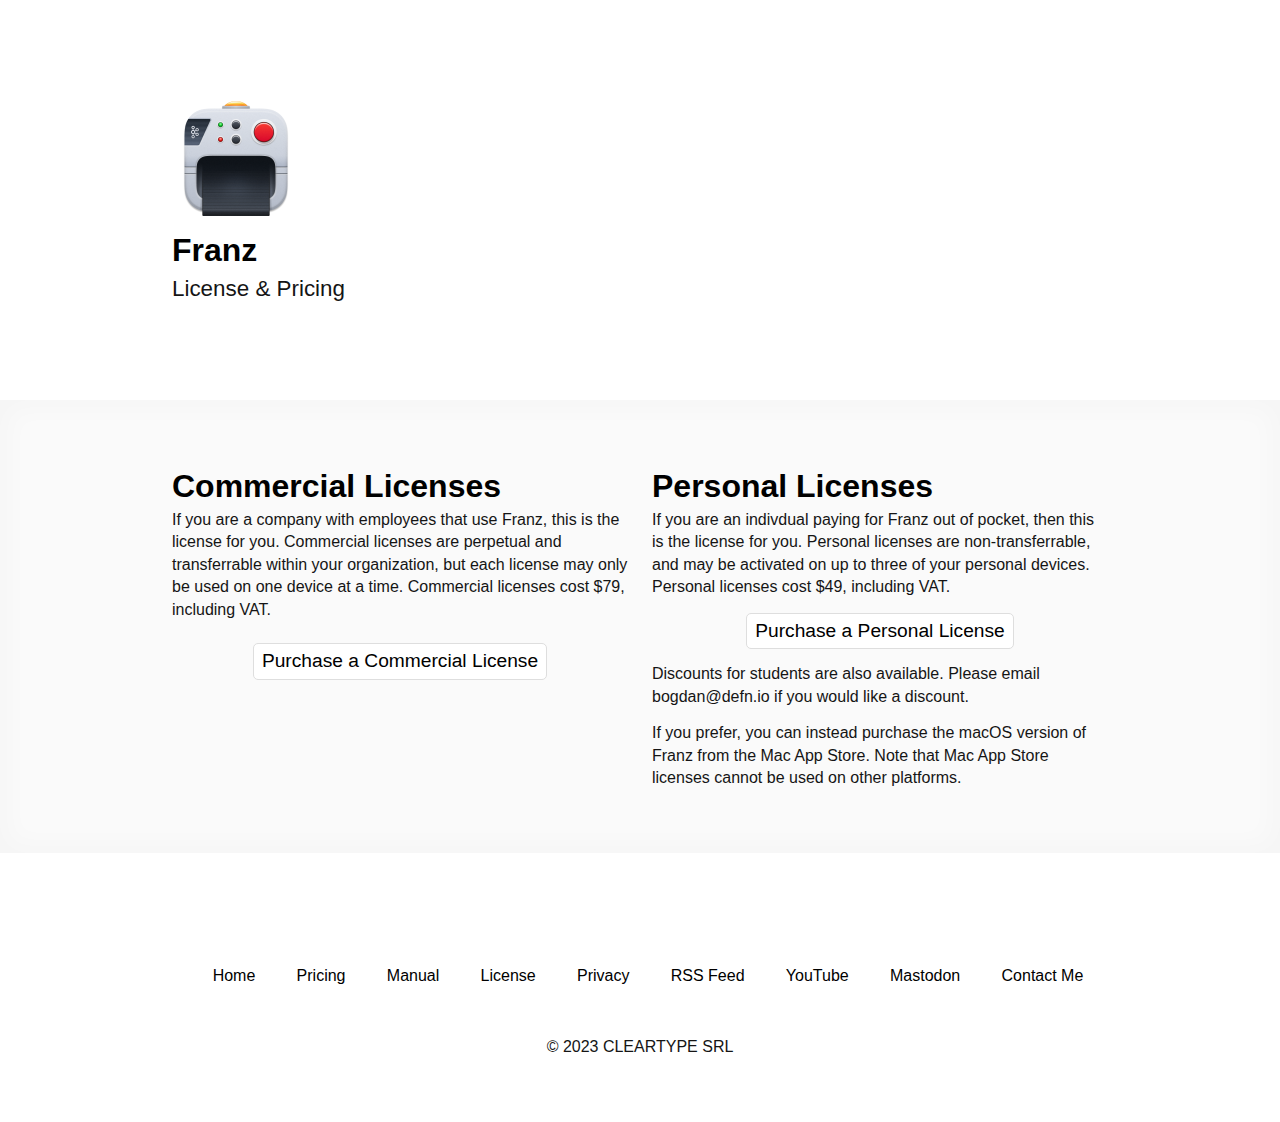
<file: website/buy.html>
<!doctype html>
<html lang="en-US">
  <head>
    <meta charset="utf-8">
    <meta name="viewport" content="width=device-width, initial-scale=1">
    <link rel="icon" type="image/png" href="favicon.png">
    <title>Franz: License & Pricing</title>
    <link rel="stylesheet" type="text/css" href="screen.css">
  </head>
  <body>
    <section class="hero">
      <div class="container">
        <div class="row prefer-left">
          <div class="col hero__info">
            <a href="https://franz.defn.io/">
              <img alt="logo" class="logo" src="assets/logo.png">
            </a>
            <h1 class="title">Franz</h1>
            <h2 class="subtitle">License & Pricing</h2>
          </div>
        </div>
      </div>
    </section>

    <section class="feature alt">
      <div class="container">
        <div class="row align-top">
          <div class="col">
            <h1 class="title">Commercial Licenses</h1>
            <p>
              If you are a company with employees that use Franz, this
              is the license for you.  Commercial licenses are
              perpetual and transferrable within your organization,
              but each license may only be used on one device at a
              time.  Commercial licenses cost $79, including VAT.

              <br/>
              <br/>
              <center>
                <a href="javascript:;" class="ctas__purchase-button" id="purchase-commercial">
                  <strong>Purchase a Commercial License</strong>
                </a>
              </center>
            </p>
          </div>
          <div class="col">
            <h1 class="title">Personal Licenses</h1>
            <p>
              If you are an indivdual paying for Franz out of pocket,
              then this is the license for you.  Personal licenses are
              non-transferrable, and may be activated on up to three
              of your personal devices.  Personal licenses cost $49,
              including VAT.
            </p>

            <br/>
            <center>
              <a href="javascript:;" class="ctas__purchase-button" id="purchase-personal">
                <strong>Purchase a Personal License</strong>
              </a>
            </center>
            <br/>

            <p>
              Discounts for students are also available.  Please
              email <a href="mailto:bogdan@defn.io">bogdan@defn.io</a>
              if you would like a discount.
            </p>
            <br/>

            <p>
              If you prefer, you can instead purchase the macOS version
              of Franz from the <a href="https://apps.apple.com/us/app/franz-apache-kafka-client/id6470144907">Mac App Store</a>.
              Note that Mac App Store licenses cannot be used on other
              platforms.
            </p>
          </div>
        </div>
      </div>
    </section>

    <section class="footer">
      <div class="container">
        <ul class="footer__links">
          <li class="footer__link">
            <a href="/">Home</a>
          </li>
          <li class="footer__link">
            <a href="/buy.html">Pricing</a>
          </li>
          <li class="footer__link">
            <a href="/manual/">Manual</a>
          </li>
          <li class="footer__link">
            <a href="/license.html">License</a>
          </li>
          <li class="footer__link">
            <a href="/privacy.html">Privacy</a>
          </li>
          <li class="footer__link">
            <a href="/atom.xml" type="application/rss+xml">RSS Feed</a>
          </li>
          <li class="footer__link">
            <a href="https://www.youtube.com/channel/UCtVE9Z4cqIaAUIDaU7dFvJg/">YouTube</a>
          </li>
          <li class="footer__link">
            <a rel="me" href="https://hachyderm.io/@franz_app">Mastodon</a>
          </li>
          <li class="footer__link">
            <a href="mailto:bogdan@defn.io?subject=Franz">Contact Me</a>
          </li>
        </ul>

        <p class="footer__copyright">
          &copy; 2023 CLEARTYPE SRL
        </p>
      </div>
    </section>

    <script src="https://cdn.paddle.com/paddle/paddle.js"></script>
    <script type="text/javascript">
      var opts = {
        vendor: 161445,
        productCommercial: 803305,
        productPersonal: 802128,
      };
      if (window.location.host === "localhost:8000") {
        Paddle.Environment.set("sandbox");
        opts = {
          vendor: 8684,
          productCommercial: 40749,
          productPersonal: 37147,
        }
      }

      Paddle.Setup({vendor: opts.vendor});
      document.querySelector("#purchase-commercial").addEventListener("click", function() {
        Paddle.Checkout.open({ product: opts.productCommercial });
      });
      document.querySelector("#purchase-personal").addEventListener("click", function() {
        Paddle.Checkout.open({ product: opts.productPersonal });
      });
    </script>
  </body>
</html>
</file>
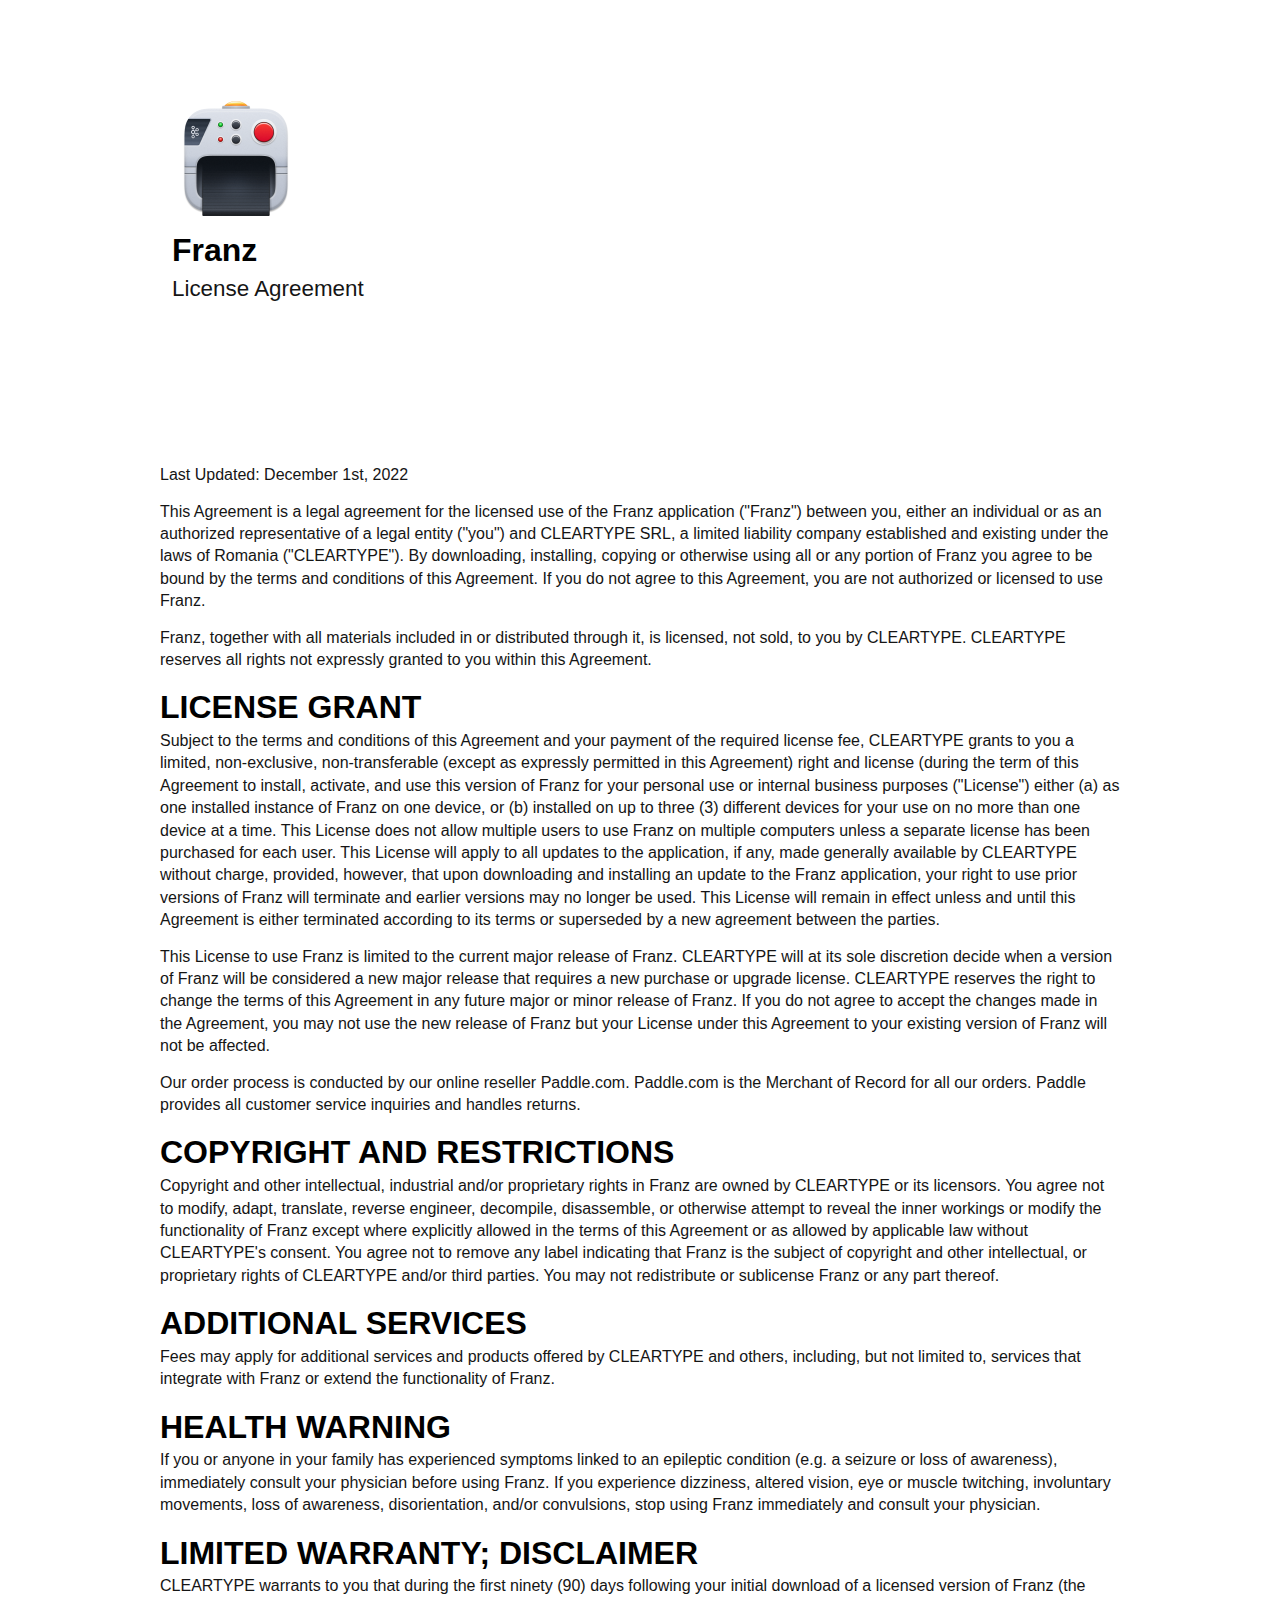
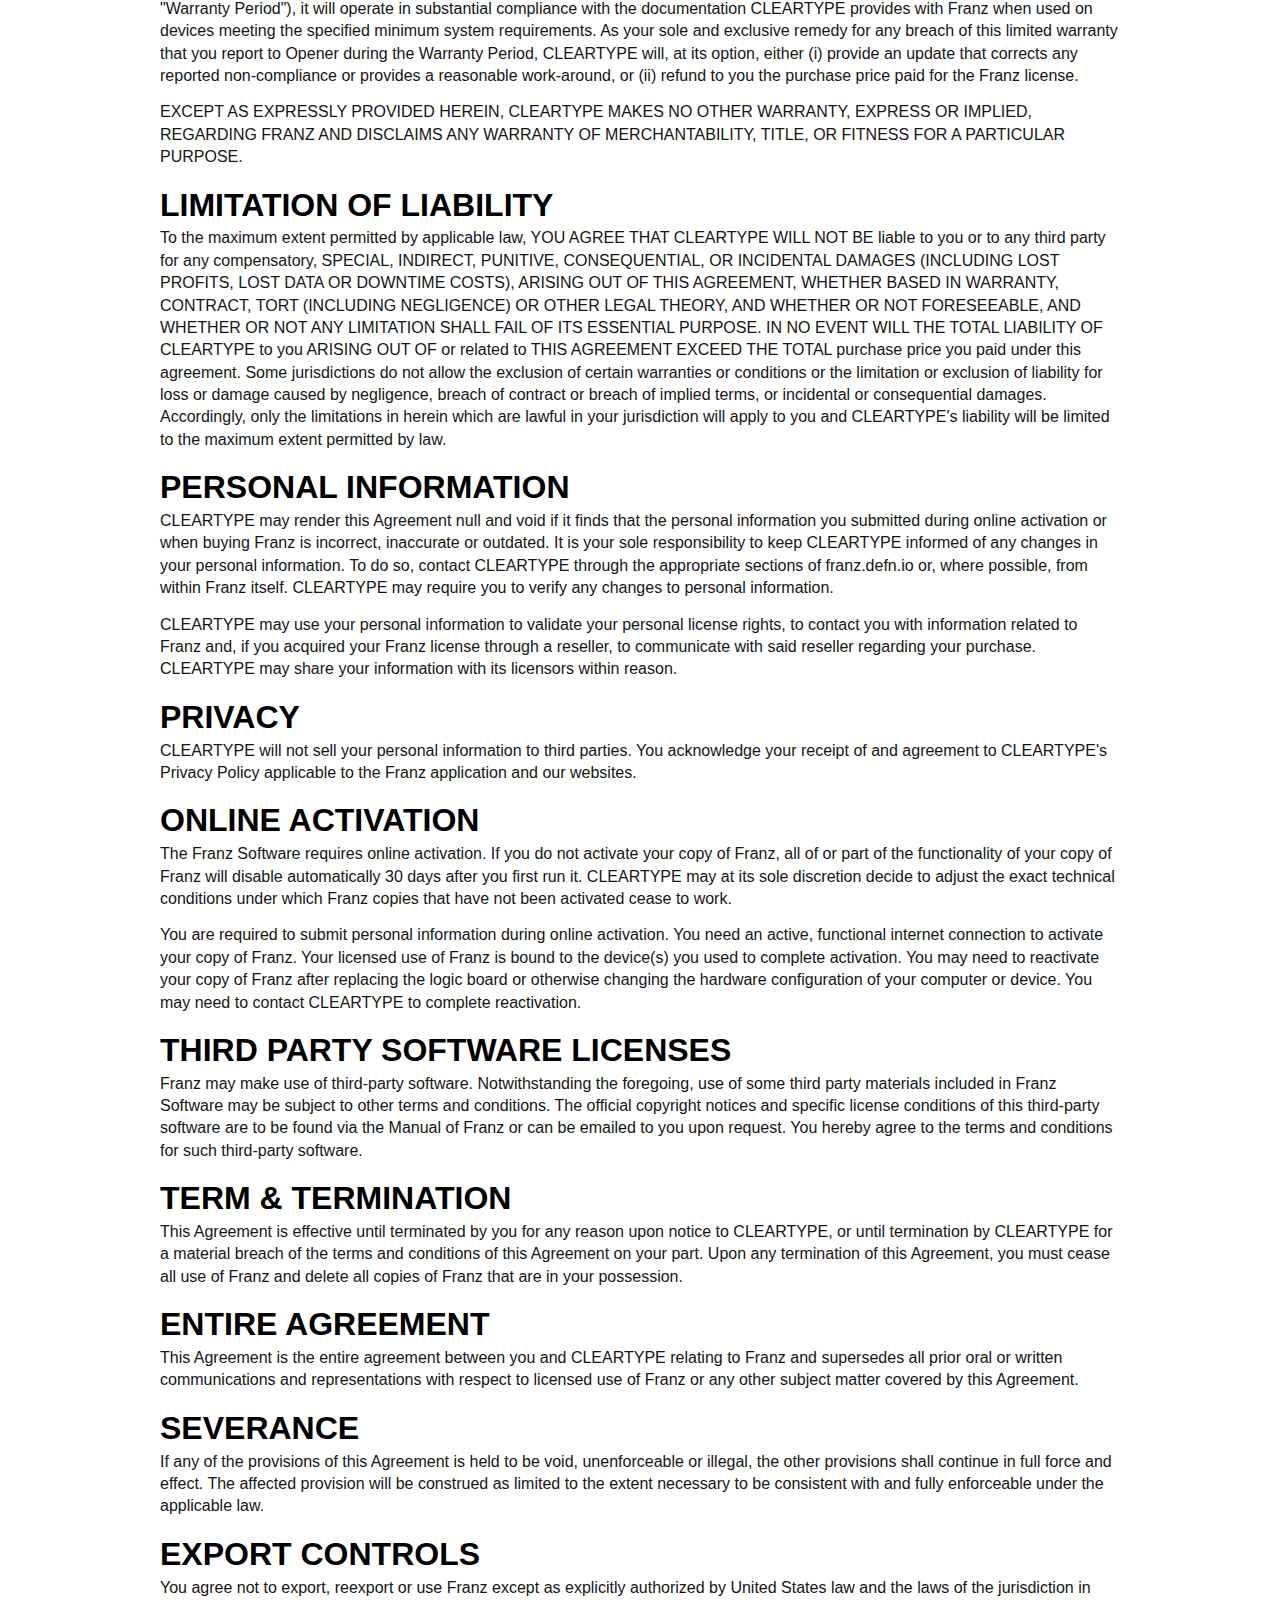
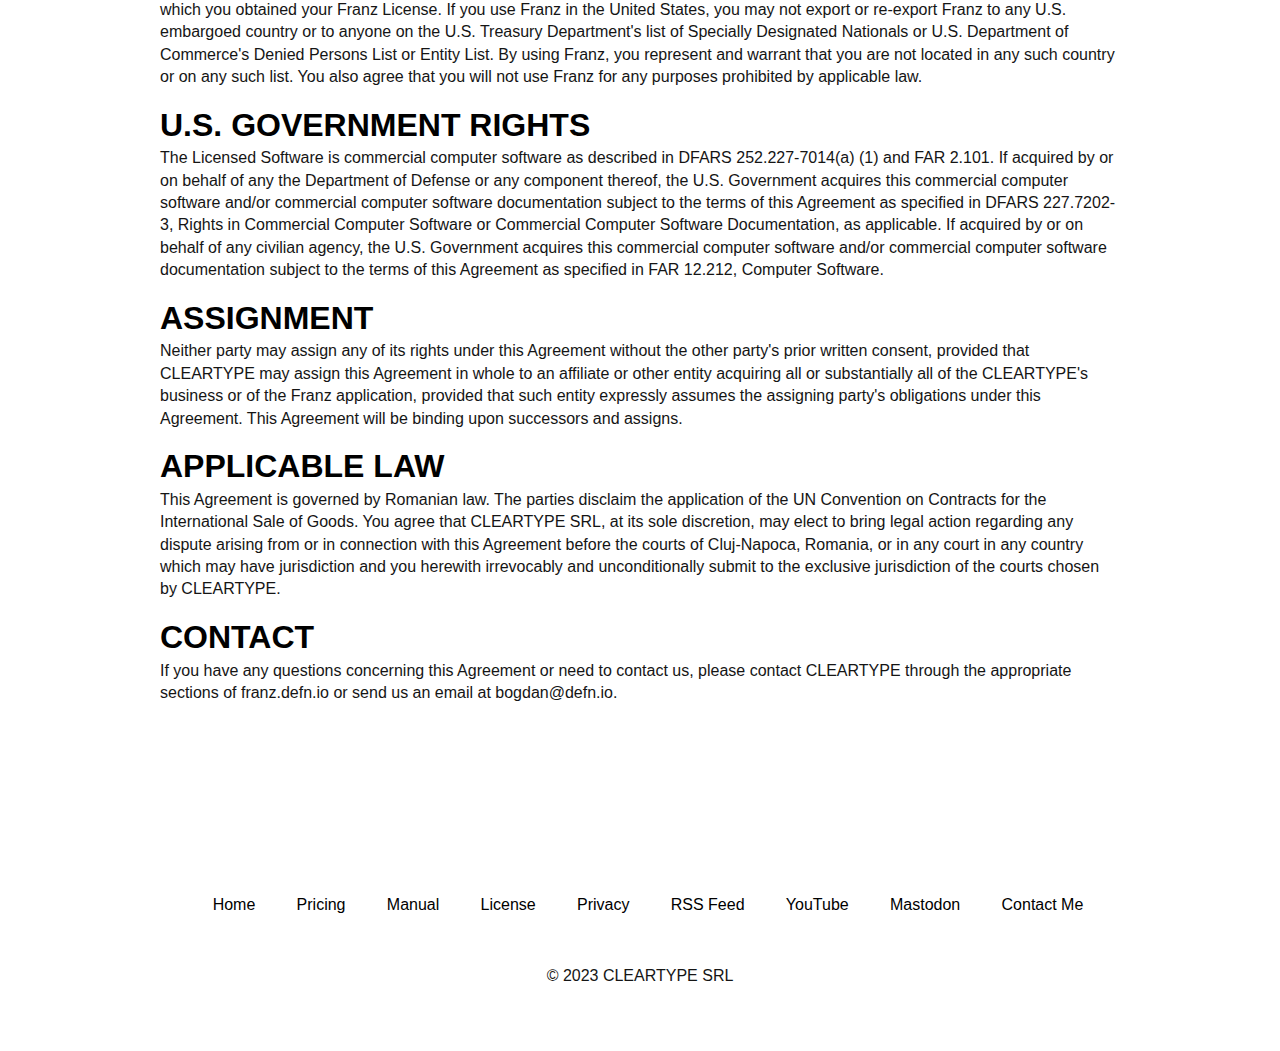
<file: website/license.html>
<!doctype html>
<html lang="en-US">
  <head>
    <meta charset="utf-8">
    <meta name="viewport" content="width=device-width, initial-scale=1">
    <link rel="icon" type="image/png" href="favicon.png">
    <title>Franz: License Agreement</title>
    <link rel="stylesheet" type="text/css" href="screen.css">
  </head>
  <body>
    <section class="hero">
      <div class="container">
        <div class="row prefer-left">
          <div class="col hero__info">
            <a href="https://franz.defn.io/">
              <img alt="logo" class="logo" src="assets/logo.png">
            </a>
            <h1 class="title">Franz</h1>
            <h2 class="subtitle">License Agreement</h2>
          </div>
        </div>
      </div>
    </section>

    <section>
      <div class="container">
        <p>Last Updated: December 1st, 2022</p>
        <br/>

        <p>
          This Agreement is a legal agreement for the licensed use of
          the Franz application ("Franz") between you, either an
          individual or as an authorized representative of a legal
          entity ("you") and CLEARTYPE SRL, a limited liability
          company established and existing under the laws of Romania
          ("CLEARTYPE").  By downloading, installing, copying or
          otherwise using all or any portion of Franz you agree to be
          bound by the terms and conditions of this Agreement.  If you
          do not agree to this Agreement, you are not authorized or
          licensed to use Franz.
        </p>
        <br/>

        <p>
          Franz, together with all materials included in or
          distributed through it, is licensed, not sold, to you by
          CLEARTYPE.  CLEARTYPE reserves all rights not expressly
          granted to you within this Agreement.
        </p>
        <br/>

        <h1 class="title">LICENSE GRANT</h1>
        <p>
          Subject to the terms and conditions of this Agreement and
          your payment of the required license fee, CLEARTYPE grants
          to you a limited, non-exclusive, non-transferable (except as
          expressly permitted in this Agreement) right and license
          (during the term of this Agreement to install, activate, and
          use this version of Franz for your personal use or internal
          business purposes ("License") either (a) as one installed
          instance of Franz on one device, or (b) installed on up to
          three (3) different devices for your use on no more than one
          device at a time.  This License does not allow multiple
          users to use Franz on multiple computers unless a separate
          license has been purchased for each user.  This License will
          apply to all updates to the application, if any, made
          generally available by CLEARTYPE without charge, provided,
          however, that upon downloading and installing an update to
          the Franz application, your right to use prior versions of
          Franz will terminate and earlier versions may no longer be
          used. This License will remain in effect unless and until
          this Agreement is either terminated according to its terms
          or superseded by a new agreement between the parties.
        </p>
        <br/>

        <p>
          This License to use Franz is limited to the current major
          release of Franz.  CLEARTYPE will at its sole discretion
          decide when a version of Franz will be considered a new
          major release that requires a new purchase or upgrade
          license.  CLEARTYPE reserves the right to change the terms
          of this Agreement in any future major or minor release of
          Franz.  If you do not agree to accept the changes made in
          the Agreement, you may not use the new release of Franz but
          your License under this Agreement to your existing version
          of Franz will not be affected.
        </p>
        <br/>

        <p>
          Our order process is conducted by our online reseller
          Paddle.com.  Paddle.com is the Merchant of Record for all
          our orders.  Paddle provides all customer service inquiries
          and handles returns.
        </p>
        <br/>

        <h1 class="title">COPYRIGHT AND RESTRICTIONS</h1>
        <p>
          Copyright and other intellectual, industrial and/or
          proprietary rights in Franz are owned by CLEARTYPE or its
          licensors.  You agree not to modify, adapt, translate,
          reverse engineer, decompile, disassemble, or otherwise
          attempt to reveal the inner workings or modify the
          functionality of Franz except where explicitly allowed in
          the terms of this Agreement or as allowed by applicable law
          without CLEARTYPE's consent. You agree not to remove any
          label indicating that Franz is the subject of copyright and
          other intellectual, or proprietary rights of CLEARTYPE
          and/or third parties.  You may not redistribute or
          sublicense Franz or any part thereof.
        </p>
        <br/>

        <h1 class="title">ADDITIONAL SERVICES</h1>
        <p>
          Fees may apply for additional services and products offered
          by CLEARTYPE and others, including, but not limited to,
          services that integrate with Franz or extend the
          functionality of Franz.
        </p>
        <br/>

        <h1 class="title">HEALTH WARNING</h1>
        <p>
          If you or anyone in your family has experienced symptoms
          linked to an epileptic condition (e.g. a seizure or loss of
          awareness), immediately consult your physician before using
          Franz.  If you experience dizziness, altered vision, eye or
          muscle twitching, involuntary movements, loss of awareness,
          disorientation, and/or convulsions, stop using Franz
          immediately and consult your physician.
        </p>
        <br/>

        <h1 class="title">LIMITED WARRANTY; DISCLAIMER</h1>
        <p>
          CLEARTYPE warrants to you that during the first ninety (90)
          days following your initial download of a licensed version
          of Franz (the "Warranty Period"), it will operate in
          substantial compliance with the documentation CLEARTYPE
          provides with Franz when used on devices meeting the
          specified minimum system requirements.  As your sole and
          exclusive remedy for any breach of this limited warranty
          that you report to Opener during the Warranty Period,
          CLEARTYPE will, at its option, either (i) provide an update
          that corrects any reported non-compliance or provides a
          reasonable work-around, or (ii) refund to you the purchase
          price paid for the Franz license.
        </p>
        <br/>
        <p>
          EXCEPT AS EXPRESSLY PROVIDED HEREIN, CLEARTYPE MAKES NO
          OTHER WARRANTY, EXPRESS OR IMPLIED, REGARDING FRANZ AND
          DISCLAIMS ANY WARRANTY OF MERCHANTABILITY, TITLE, OR FITNESS
          FOR A PARTICULAR PURPOSE.
        </p>
        <br/>

        <h1 class="title">LIMITATION OF LIABILITY</h1>
        <p>
          To the maximum extent permitted by applicable law, YOU AGREE
          THAT CLEARTYPE WILL NOT BE liable to you or to any third
          party for any compensatory, SPECIAL, INDIRECT, PUNITIVE,
          CONSEQUENTIAL, OR INCIDENTAL DAMAGES (INCLUDING LOST
          PROFITS, LOST DATA OR DOWNTIME COSTS), ARISING OUT OF THIS
          AGREEMENT, WHETHER BASED IN WARRANTY, CONTRACT, TORT
          (INCLUDING NEGLIGENCE) OR OTHER LEGAL THEORY, AND WHETHER OR
          NOT FORESEEABLE, AND WHETHER OR NOT ANY LIMITATION SHALL
          FAIL OF ITS ESSENTIAL PURPOSE. IN NO EVENT WILL THE TOTAL
          LIABILITY OF CLEARTYPE to you ARISING OUT OF or related to
          THIS AGREEMENT EXCEED THE TOTAL purchase price you paid
          under this agreement.  Some jurisdictions do not allow the
          exclusion of certain warranties or conditions or the
          limitation or exclusion of liability for loss or damage
          caused by negligence, breach of contract or breach of
          implied terms, or incidental or consequential damages.
          Accordingly, only the limitations in herein which are lawful
          in your jurisdiction will apply to you and CLEARTYPE's
          liability will be limited to the maximum extent permitted by
          law.
        </p>
        <br/>

        <h1 class="title">PERSONAL INFORMATION</h1>
        <p>
          CLEARTYPE may render this Agreement null and void if it
          finds that the personal information you submitted during
          online activation or when buying Franz is incorrect,
          inaccurate or outdated.  It is your sole responsibility to
          keep CLEARTYPE informed of any changes in your personal
          information.  To do so, contact CLEARTYPE through the
          appropriate sections of franz.defn.io or, where possible,
          from within Franz itself.  CLEARTYPE may require you to
          verify any changes to personal information.
        </p>
        <br/>
        <p>
          CLEARTYPE may use your personal information to validate your
          personal license rights, to contact you with information
          related to Franz and, if you acquired your Franz license
          through a reseller, to communicate with said reseller
          regarding your purchase.  CLEARTYPE may share your
          information with its licensors within reason.
        </p>
        <br/>

        <h1 class="title">PRIVACY</h1>
        <p>
          CLEARTYPE will not sell your personal information to third
          parties.  You acknowledge your receipt of and agreement to
          CLEARTYPE's Privacy Policy applicable to the Franz
          application and our websites.
        </p>
        <br/>

        <h1 class="title">ONLINE ACTIVATION</h1>
        <p>
          The Franz Software requires online activation. If you do not
          activate your copy of Franz, all of or part of the
          functionality of your copy of Franz will disable
          automatically 30 days after you first run it.  CLEARTYPE may
          at its sole discretion decide to adjust the exact technical
          conditions under which Franz copies that have not been
          activated cease to work.
        </p>
        <br/>
        <p>
          You are required to submit personal information during
          online activation.  You need an active, functional internet
          connection to activate your copy of Franz.  Your licensed
          use of Franz is bound to the device(s) you used to complete
          activation.  You may need to reactivate your copy of Franz
          after replacing the logic board or otherwise changing the
          hardware configuration of your computer or device.  You may
          need to contact CLEARTYPE to complete reactivation.
        </p>
        <br/>

        <h1 class="title">THIRD PARTY SOFTWARE LICENSES</h1>
        <p>
          Franz may make use of third-party software.  Notwithstanding
          the foregoing, use of some third party materials included in
          Franz Software may be subject to other terms and conditions.
          The official copyright notices and specific license
          conditions of this third-party software are to be found via
          the Manual of Franz or can be emailed to you upon request.
          You hereby agree to the terms and conditions for such
          third-party software.
        </p>
        <br/>

        <h1 class="title">TERM & TERMINATION</h1>
        <p>
          This Agreement is effective until terminated by you for any
          reason upon notice to CLEARTYPE, or until termination by
          CLEARTYPE for a material breach of the terms and conditions
          of this Agreement on your part.  Upon any termination of
          this Agreement, you must cease all use of Franz and delete
          all copies of Franz that are in your possession.
        </p>
        <br/>

        <h1 class="title">ENTIRE AGREEMENT</h1>
        <p>
          This Agreement is the entire agreement between you and
          CLEARTYPE relating to Franz and supersedes all prior oral or
          written communications and representations with respect to
          licensed use of Franz or any other subject matter covered by
          this Agreement.
        </p>
        <br/>

        <h1 class="title">SEVERANCE</h1>
        <p>
          If any of the provisions of this Agreement is held to be
          void, unenforceable or illegal, the other provisions shall
          continue in full force and effect.  The affected provision
          will be construed as limited to the extent necessary to be
          consistent with and fully enforceable under the applicable
          law.
        </p>
        <br/>

        <h1 class="title">EXPORT CONTROLS</h1>
        <p>
          You agree not to export, reexport or use Franz except as
          explicitly authorized by United States law and the laws of
          the jurisdiction in which you obtained your Franz License.
          If you use Franz in the United States, you may not export or
          re-export Franz to any U.S. embargoed country or to anyone
          on the U.S. Treasury Department's list of Specially
          Designated Nationals or U.S. Department of Commerce's Denied
          Persons List or Entity List.  By using Franz, you represent
          and warrant that you are not located in any such country or
          on any such list.  You also agree that you will not use
          Franz for any purposes prohibited by applicable law.
        </p>
        <br/>

        <h1 class="title">U.S. GOVERNMENT RIGHTS</h1>
        <p>
          The Licensed Software is commercial computer software as
          described in DFARS 252.227-7014(a) (1) and FAR 2.101.  If
          acquired by or on behalf of any the Department of Defense or
          any component thereof, the U.S. Government acquires this
          commercial computer software and/or commercial computer
          software documentation subject to the terms of this
          Agreement as specified in DFARS 227.7202-3, Rights in
          Commercial Computer Software or Commercial Computer Software
          Documentation, as applicable. If acquired by or on behalf of
          any civilian agency, the U.S. Government acquires this
          commercial computer software and/or commercial computer
          software documentation subject to the terms of this
          Agreement as specified in FAR 12.212, Computer Software.
        </p>
        <br/>

        <h1 class="title">ASSIGNMENT</h1>
        <p>
          Neither party may assign any of its rights under this
          Agreement without the other party's prior written consent,
          provided that CLEARTYPE may assign this Agreement in whole
          to an affiliate or other entity acquiring all or
          substantially all of the CLEARTYPE's business or of the
          Franz application, provided that such entity expressly
          assumes the assigning party's obligations under this
          Agreement.  This Agreement will be binding upon successors
          and assigns.
        </p>
        <br/>

        <h1 class="title">APPLICABLE LAW</h1>
        <p>
          This Agreement is governed by Romanian law. The parties
          disclaim the application of the UN Convention on Contracts
          for the International Sale of Goods.  You agree that
          CLEARTYPE SRL, at its sole discretion, may elect to bring
          legal action regarding any dispute arising from or in
          connection with this Agreement before the courts of
          Cluj-Napoca, Romania, or in any court in any country which
          may have jurisdiction and you herewith irrevocably and
          unconditionally submit to the exclusive jurisdiction of the
          courts chosen by CLEARTYPE.
        </p>
        <br/>

        <h1 class="title">CONTACT</h1>
        <p>
          If you have any questions concerning this Agreement or need
          to contact us, please contact CLEARTYPE through the
          appropriate sections of franz.defn.io or send us an email at
          bogdan@defn.io.
        </p>
        <br/>
      </div>
    </section>

    <section class="footer">
      <div class="container">
        <ul class="footer__links">
          <li class="footer__link">
            <a href="/">Home</a>
          </li>
          <li class="footer__link">
            <a href="/buy.html">Pricing</a>
          </li>
          <li class="footer__link">
            <a href="/manual/">Manual</a>
          </li>
          <li class="footer__link">
            <a href="/license.html">License</a>
          </li>
          <li class="footer__link">
            <a href="/privacy.html">Privacy</a>
          </li>
          <li class="footer__link">
            <a href="/atom.xml" type="application/rss+xml">RSS Feed</a>
          </li>
          <li class="footer__link">
            <a href="https://www.youtube.com/channel/UCtVE9Z4cqIaAUIDaU7dFvJg/">YouTube</a>
          </li>
          <li class="footer__link">
            <a rel="me" href="https://hachyderm.io/@franz_app">Mastodon</a>
          </li>
          <li class="footer__link">
            <a href="mailto:bogdan@defn.io?subject=Franz">Contact Me</a>
          </li>
        </ul>

        <p class="footer__copyright">
          &copy; 2023 CLEARTYPE SRL
        </p>
      </div>
    </section>
  </body>
</html>
</file>
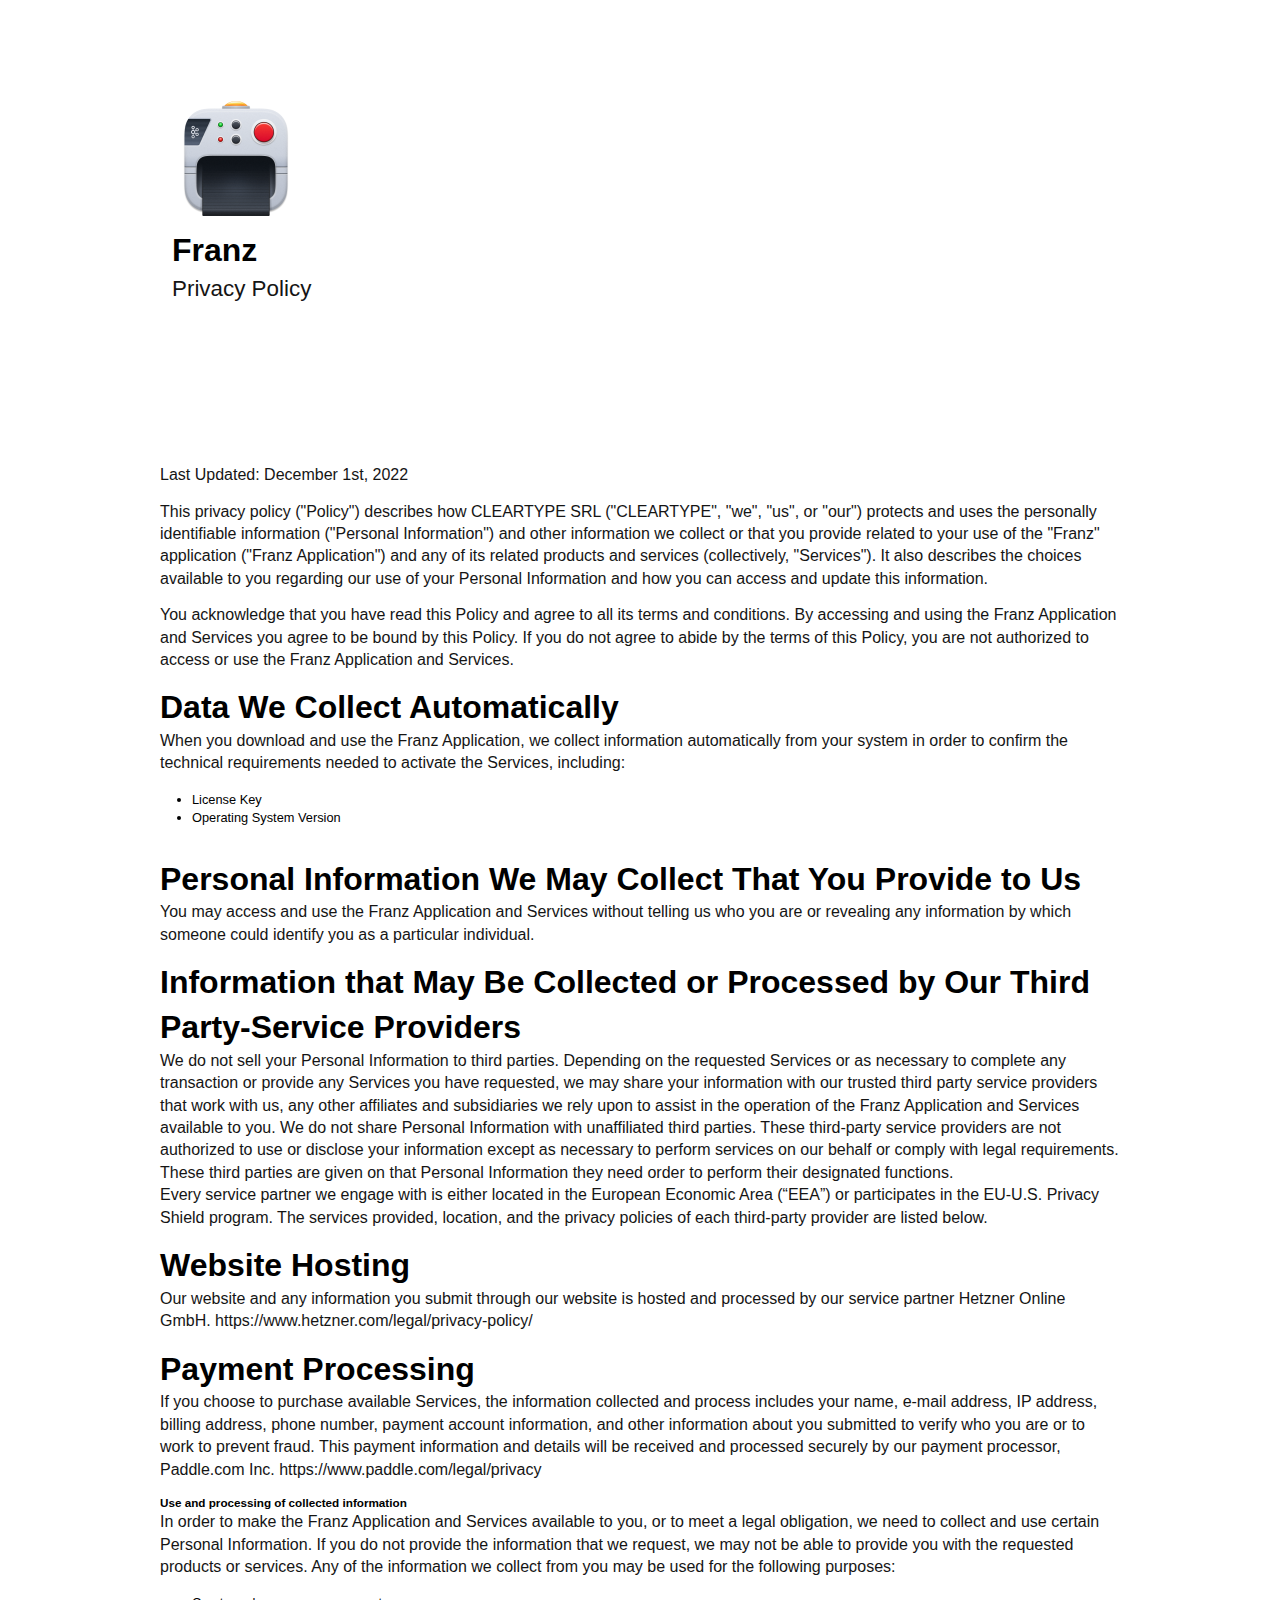
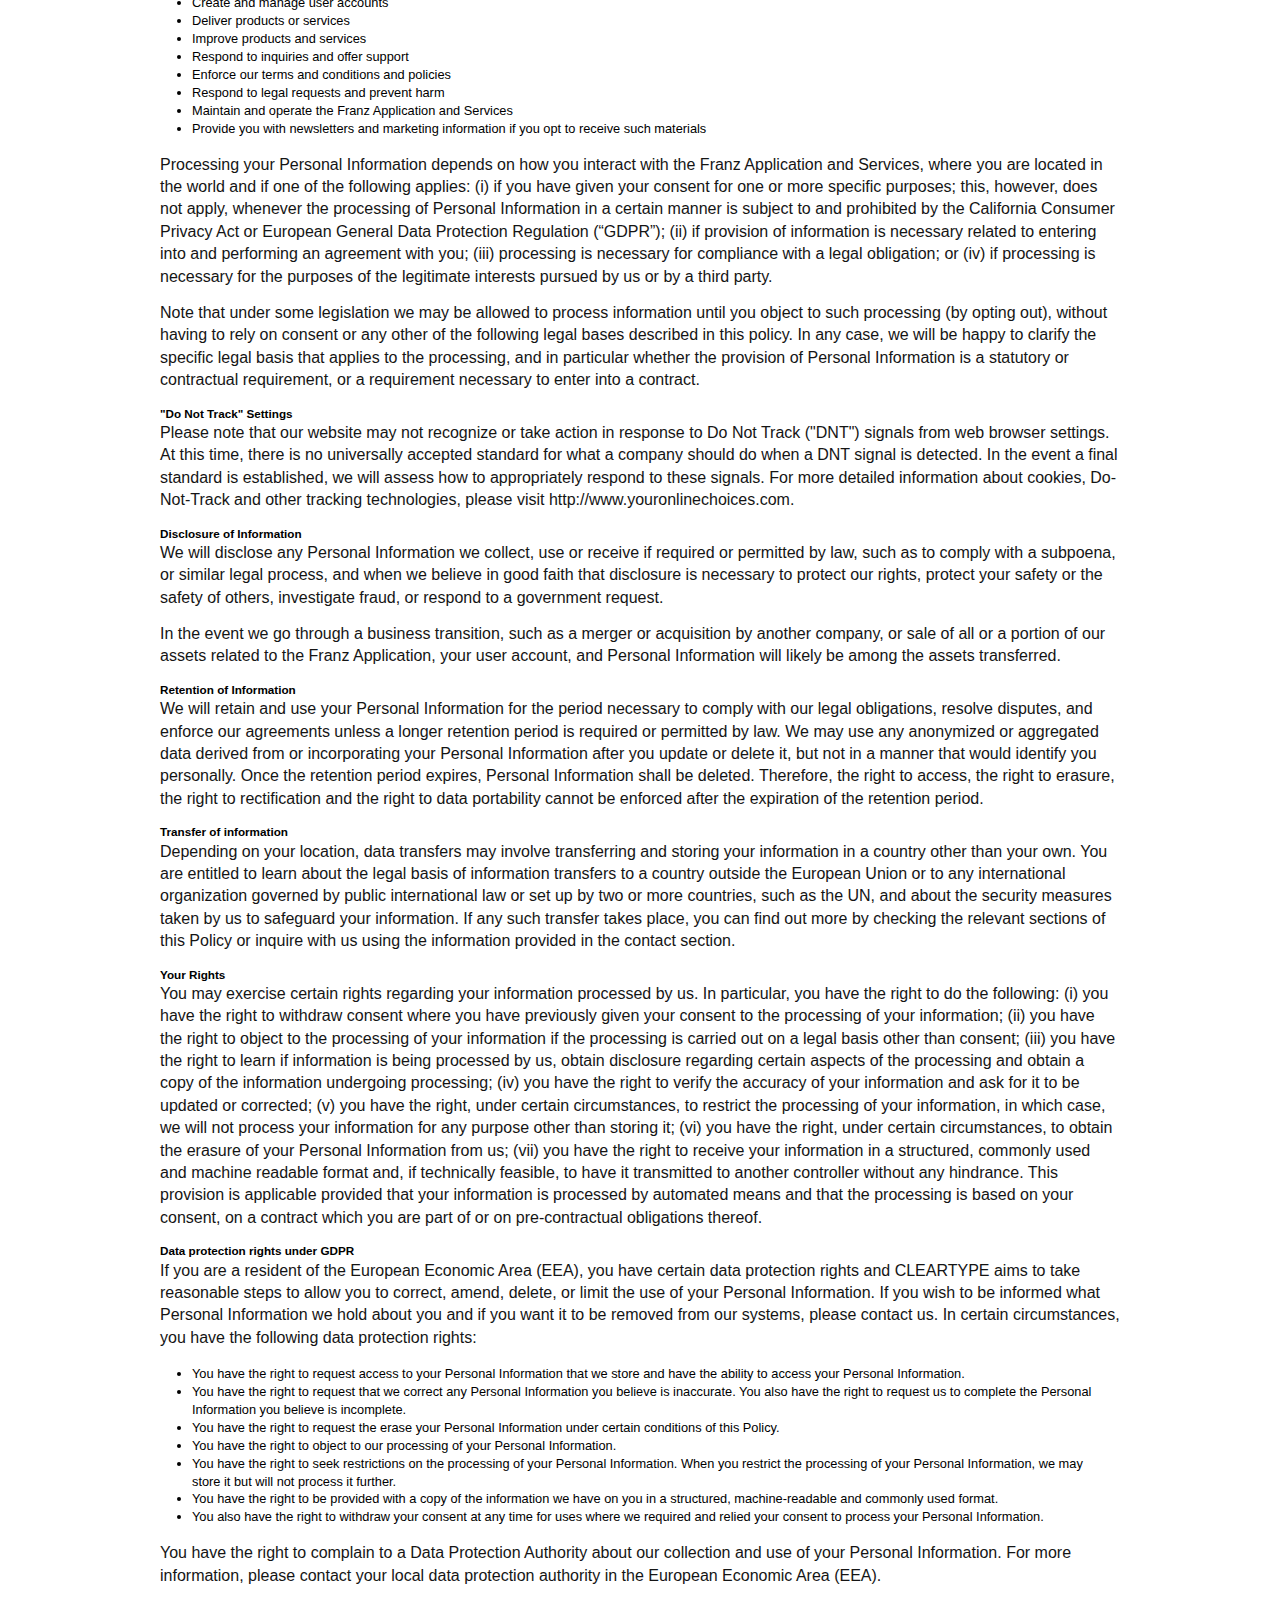
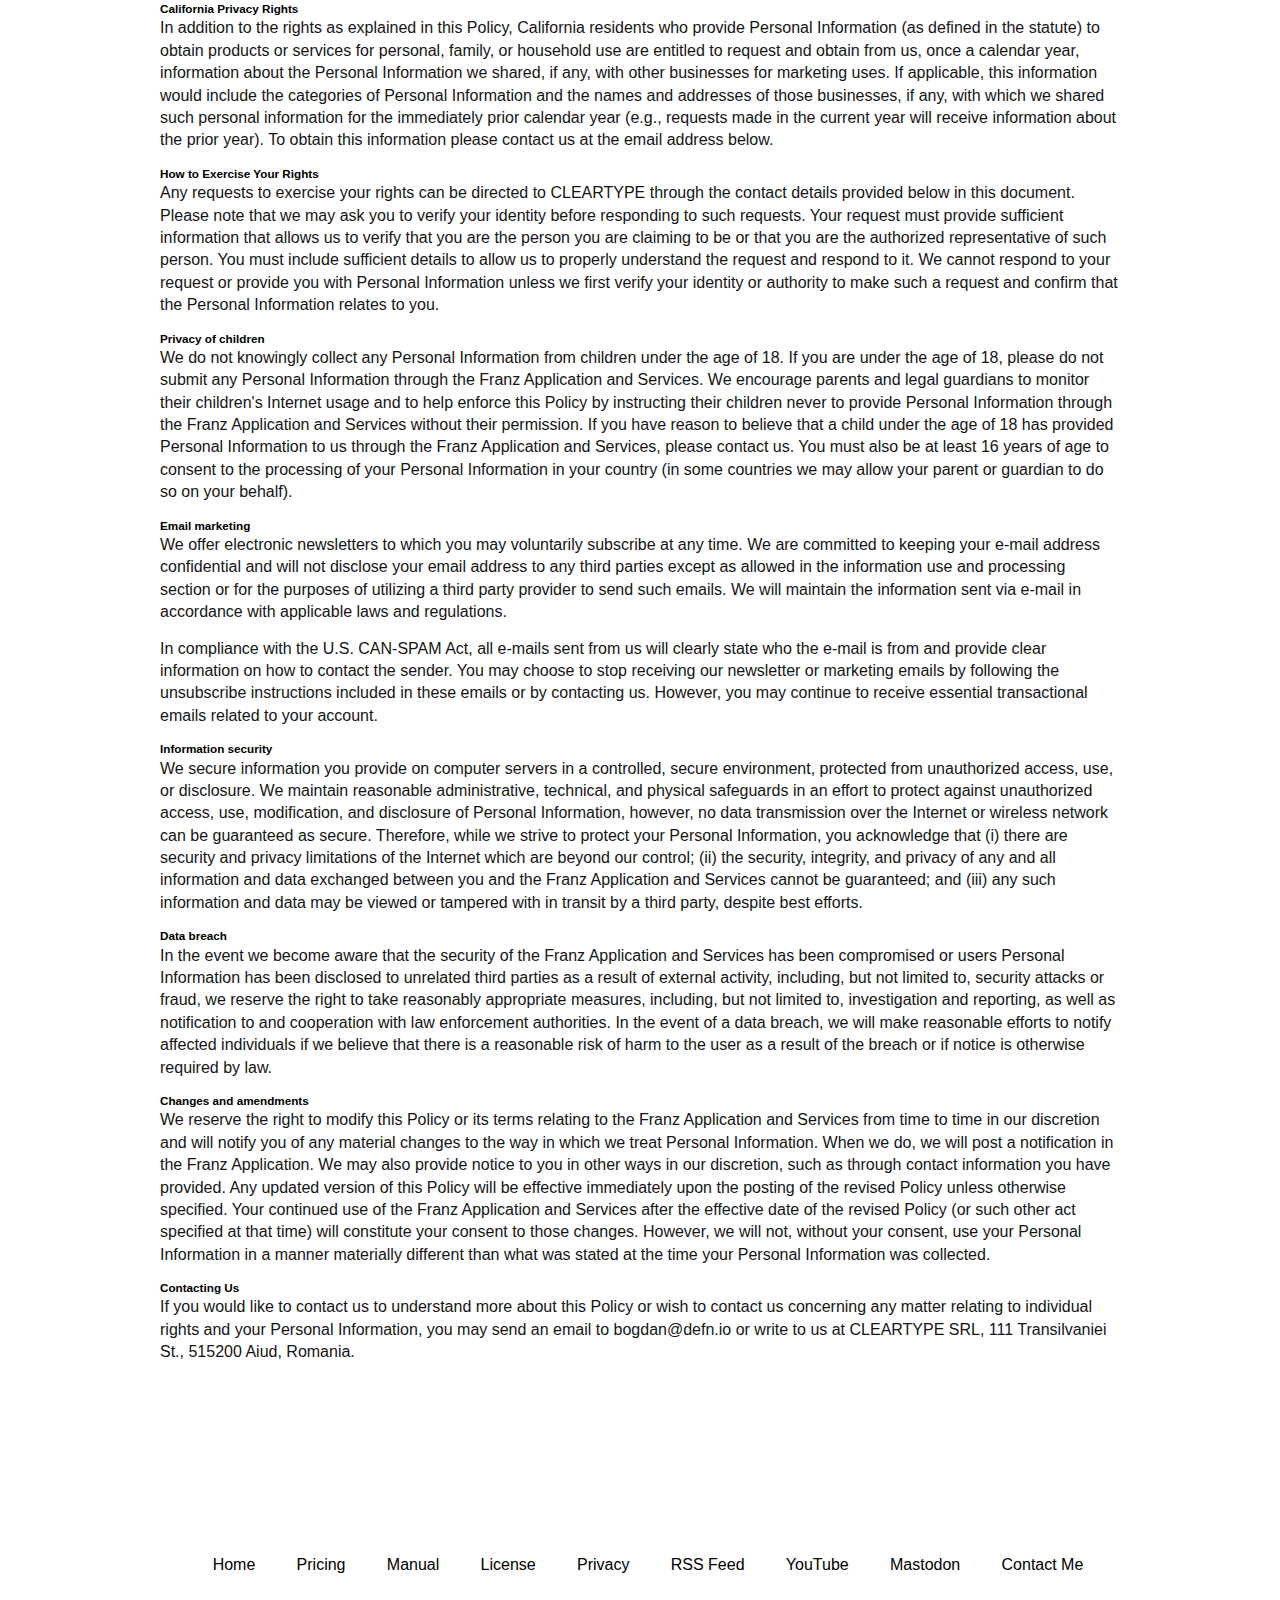
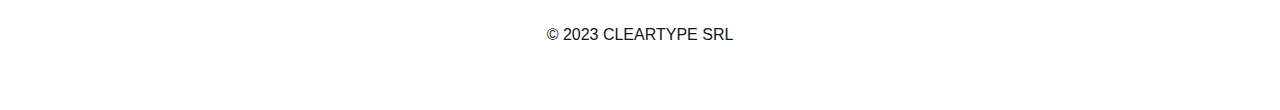
<file: website/privacy.html>
<!doctype html>
<html lang="en-US">
  <head>
    <meta charset="utf-8">
    <meta name="viewport" content="width=device-width, initial-scale=1">
    <link rel="icon" type="image/png" href="favicon.png">
    <title>Franz: Privacy Policy</title>
    <link rel="stylesheet" type="text/css" href="screen.css">
  </head>
  <body>
    <section class="hero">
      <div class="container">
        <div class="row prefer-left">
          <div class="col hero__info">
            <a href="https://franz.defn.io/">
              <img alt="logo" class="logo" src="assets/logo.png">
            </a>
            <h1 class="title">Franz</h1>
            <h2 class="subtitle">Privacy Policy</h2>
          </div>
        </div>
      </div>
    </section>

    <section>
      <div class="container">
        <p>Last Updated: December 1st, 2022</p>
        <br/>

        <p>
          This privacy policy ("Policy") describes how CLEARTYPE SRL
          ("CLEARTYPE", "we", "us", or "our") protects and uses the
          personally identifiable information ("Personal Information")
          and other information we collect or that you provide related
          to your use of the "Franz" application ("Franz Application")
          and any of its related products and services (collectively,
          "Services"). It also describes the choices available to you
          regarding our use of your Personal Information and how you
          can access and update this information.
        </p>
        <br/>

        <p>
          You acknowledge that you have read this Policy and agree to
          all its terms and conditions.  By accessing and using the
          Franz Application and Services you agree to be bound by this
          Policy. If you do not agree to abide by the terms of this
          Policy, you are not authorized to access or use the Franz
          Application and Services.
        </p>
        <br/>

        <h1 class="title">Data We Collect Automatically</h1>
        <p>
          When you download and use the Franz Application, we
          collect information automatically from your system in order
          to confirm the technical requirements needed to activate the
          Services, including:
        </p>
        <ul>
          <li>License Key</li>
          <li>Operating System Version</li>
        </ul>
        <br/>

        <h1 class="title">Personal Information We May Collect That You Provide to Us</h1>
        <p>
          You may access and use the Franz Application and Services
          without telling us who you are or revealing any information
          by which someone could identify you as a particular
          individual.
        </p>
        <br/>

        <h1 class="title">Information that May Be Collected or Processed by Our Third Party-Service Providers</h1>
        <p>
          We do not sell your Personal Information to third parties.
          Depending on the requested Services or as necessary to
          complete any transaction or provide any Services you have
          requested, we may share your information with our trusted
          third party service providers that work with us, any other
          affiliates and subsidiaries we rely upon to assist in the
          operation of the Franz Application and Services available to
          you.  We do not share Personal Information with unaffiliated
          third parties.  These third-party service providers are not
          authorized to use or disclose your information except as
          necessary to perform services on our behalf or comply with
          legal requirements.  These third parties are given on that
          Personal Information they need order to perform their
          designated functions.
        </p>
        <p>
          Every service partner we engage with is either located in
          the European Economic Area (“EEA”) or participates in the
          EU-U.S. Privacy Shield program.  The services provided,
          location, and the privacy policies of each third-party
          provider are listed below.
        </p>
        <br/>

        <h1 class="title">Website Hosting</h1>
        <p>
          Our website and any information you submit through our
          website is hosted and processed by our service partner
          Hetzner Online GmbH.  https://www.hetzner.com/legal/privacy-policy/
        </p>
        <br/>

        <h1 class="title">Payment Processing</h1>
        <p>
          If you choose to purchase available Services, the
          information collected and process includes your name, e-mail
          address, IP address, billing address, phone number, payment
          account information, and other information about you
          submitted to verify who you are or to work to prevent fraud.
          This payment information and details will be received and
          processed securely by our payment processor, Paddle.com Inc.
          https://www.paddle.com/legal/privacy
        </p>
        <br/>

        <h3>Use and processing of collected information</h3>
        <p>
          In order to make the Franz Application and Services
          available to you, or to meet a legal obligation, we need to
          collect and use certain Personal Information.  If you do not
          provide the information that we request, we may not be able
          to provide you with the requested products or services. Any
          of the information we collect from you may be used for the
          following purposes:
        </p>
        <ul>
          <li>Create and manage user accounts</li>
          <li>Deliver products or services</li>
          <li>Improve products and services</li>
          <li>Respond to inquiries and offer support</li>
          <li>Enforce our terms and conditions and policies</li>
          <li>Respond to legal requests and prevent harm</li>
          <li>Maintain and operate the Franz Application and Services</li>
          <li>Provide you with newsletters and marketing information if you opt to receive such materials</li>
        </ul>
        <p>
          Processing your Personal Information depends on how you
          interact with the Franz Application and Services,
          where you are located in the world and if one of the
          following applies: (i) if you have given your consent for
          one or more specific purposes; this, however, does not
          apply, whenever the processing of Personal Information in a
          certain manner is subject to and prohibited by the
          California Consumer Privacy Act or European General Data
          Protection Regulation (“GDPR”); (ii) if provision of
          information is necessary related to entering into and
          performing an agreement with you; (iii) processing is
          necessary for compliance with a legal obligation; or (iv) if
          processing is necessary for the purposes of the legitimate
          interests pursued by us or by a third party.
        </p>
        <br/>
        <p>
          Note that under some legislation we may be allowed to
          process information until you object to such processing (by
          opting out), without having to rely on consent or any other
          of the following legal bases described in this policy. In
          any case, we will be happy to clarify the specific legal
          basis that applies to the processing, and in particular
          whether the provision of Personal Information is a statutory
          or contractual requirement, or a requirement necessary to
          enter into a contract.
        </p>
        <br/>

        <h3>"Do Not Track" Settings</h3>
        <p>
          Please note that our website may not recognize or take
          action in response to Do Not Track ("DNT") signals from web
          browser settings.  At this time, there is no universally
          accepted standard for what a company should do when a DNT
          signal is detected.  In the event a final standard is
          established, we will assess how to appropriately respond to
          these signals.  For more detailed information about cookies,
          Do-Not-Track and other tracking technologies, please visit
          http://www.youronlinechoices.com.
        </p>
        <br/>

        <h3>Disclosure of Information</h3>
        <p>
          We will disclose any Personal Information we collect, use or
          receive if required or permitted by law, such as to comply
          with a subpoena, or similar legal process, and when we
          believe in good faith that disclosure is necessary to
          protect our rights, protect your safety or the safety of
          others, investigate fraud, or respond to a government
          request.
        </p>
        <br/>
        <p>
          In the event we go through a business transition, such as a
          merger or acquisition by another company, or sale of all or
          a portion of our assets related to the Franz Application,
          your user account, and Personal Information will likely be
          among the assets transferred.
        </p>
        <br/>

        <h3>Retention of Information</h3>
        <p>
          We will retain and use your Personal Information for the
          period necessary to comply with our legal obligations,
          resolve disputes, and enforce our agreements unless a longer
          retention period is required or permitted by law. We may use
          any anonymized or aggregated data derived from or
          incorporating your Personal Information after you update or
          delete it, but not in a manner that would identify you
          personally. Once the retention period expires, Personal
          Information shall be deleted. Therefore, the right to
          access, the right to erasure, the right to rectification and
          the right to data portability cannot be enforced after the
          expiration of the retention period.
        </p>
        <br/>

        <h3>Transfer of information</h3>
        <p>
          Depending on your location, data transfers may involve
          transferring and storing your information in a country other
          than your own. You are entitled to learn about the legal
          basis of information transfers to a country outside the
          European Union or to any international organization governed
          by public international law or set up by two or more
          countries, such as the UN, and about the security measures
          taken by us to safeguard your information. If any such
          transfer takes place, you can find out more by checking the
          relevant sections of this Policy or inquire with us using
          the information provided in the contact section.
        </p>
        <br/>

        <h3>Your Rights</h3>
        <p>
          You may exercise certain rights regarding your information
          processed by us. In particular, you have the right to do the
          following: (i) you have the right to withdraw consent where
          you have previously given your consent to the processing of
          your information; (ii) you have the right to object to the
          processing of your information if the processing is carried
          out on a legal basis other than consent; (iii) you have the
          right to learn if information is being processed by us,
          obtain disclosure regarding certain aspects of the
          processing and obtain a copy of the information undergoing
          processing; (iv) you have the right to verify the accuracy
          of your information and ask for it to be updated or
          corrected; (v) you have the right, under certain
          circumstances, to restrict the processing of your
          information, in which case, we will not process your
          information for any purpose other than storing it; (vi) you
          have the right, under certain circumstances, to obtain the
          erasure of your Personal Information from us; (vii) you have
          the right to receive your information in a structured,
          commonly used and machine readable format and, if
          technically feasible, to have it transmitted to another
          controller without any hindrance. This provision is
          applicable provided that your information is processed by
          automated means and that the processing is based on your
          consent, on a contract which you are part of or on
          pre-contractual obligations thereof.
        </p>
        <br/>

        <h3>Data protection rights under GDPR</h3>
        <p>
          If you are a resident of the European Economic Area (EEA),
          you have certain data protection rights and CLEARTYPE aims
          to take reasonable steps to allow you to correct, amend,
          delete, or limit the use of your Personal Information. If
          you wish to be informed what Personal Information we hold
          about you and if you want it to be removed from our systems,
          please contact us. In certain circumstances, you have the
          following data protection rights:
        </p>
        <ul>
          <li>You have the right to request access to your Personal
          Information that we store and have the ability to access
          your Personal Information.</li>
          <li>You have the right to request that we correct any
          Personal Information you believe is inaccurate. You also
          have the right to request us to complete the Personal
          Information you believe is incomplete.</li>
          <li>You have the right to request the erase your Personal
          Information under certain conditions of this Policy.</li>
          <li>You have the right to object to our processing of your
          Personal Information.</li>
          <li>You have the right to seek restrictions on the
          processing of your Personal Information. When you restrict
          the processing of your Personal Information, we may store it
          but will not process it further.</li>
          <li>You have the right to be provided with a copy of the
          information we have on you in a structured, machine-readable
          and commonly used format.</li>
          <li>You also have the right to withdraw your consent at any
          time for uses where we required and relied your consent to
          process your Personal Information.</li>
        </ul>
        <p>
          You have the right to complain to a Data Protection
          Authority about our collection and use of your Personal
          Information. For more information, please contact your local
          data protection authority in the European Economic Area
          (EEA).
        </p>
        <br/>

        <h3>California Privacy Rights</h3>
        <p>
          In addition to the rights as explained in this Policy,
          California residents who provide Personal Information (as
          defined in the statute) to obtain products or services for
          personal, family, or household use are entitled to request
          and obtain from us, once a calendar year, information about
          the Personal Information we shared, if any, with other
          businesses for marketing uses. If applicable, this
          information would include the categories of Personal
          Information and the names and addresses of those businesses,
          if any, with which we shared such personal information for
          the immediately prior calendar year (e.g., requests made in
          the current year will receive information about the prior
          year). To obtain this information please contact us at the
          email address below.
        </p>
        <br/>

        <h3>How to Exercise Your Rights</h3>
        <p>
          Any requests to exercise your rights can be directed to
          CLEARTYPE through the contact details provided below in this
          document. Please note that we may ask you to verify your
          identity before responding to such requests. Your request
          must provide sufficient information that allows us to verify
          that you are the person you are claiming to be or that you
          are the authorized representative of such person. You must
          include sufficient details to allow us to properly
          understand the request and respond to it. We cannot respond
          to your request or provide you with Personal Information
          unless we first verify your identity or authority to make
          such a request and confirm that the Personal Information
          relates to you.
        </p>
        <br/>

        <h3>Privacy of children</h3>
        <p>
          We do not knowingly collect any Personal Information from
          children under the age of 18. If you are under the age of
          18, please do not submit any Personal Information through
          the Franz Application and Services. We encourage parents and
          legal guardians to monitor their children's Internet usage
          and to help enforce this Policy by instructing their
          children never to provide Personal Information through the
          Franz Application and Services without their permission. If
          you have reason to believe that a child under the age of 18
          has provided Personal Information to us through the Franz
          Application and Services, please contact us. You must also
          be at least 16 years of age to consent to the processing of
          your Personal Information in your country (in some countries
          we may allow your parent or guardian to do so on your
          behalf).
        </p>
        <br/>

        <h3>Email marketing</h3>
        <p>
          We offer electronic newsletters to which you may voluntarily
          subscribe at any time.  We are committed to keeping your
          e-mail address confidential and will not disclose your email
          address to any third parties except as allowed in the
          information use and processing section or for the purposes
          of utilizing a third party provider to send such emails. We
          will maintain the information sent via e-mail in accordance
          with applicable laws and regulations.
        </p>
        <br/>
        <p>
          In compliance with the U.S. CAN-SPAM Act, all e-mails sent
          from us will clearly state who the e-mail is from and
          provide clear information on how to contact the sender. You
          may choose to stop receiving our newsletter or marketing
          emails by following the unsubscribe instructions included in
          these emails or by contacting us. However, you may continue
          to receive essential transactional emails related to your
          account.
        </p>
        <br/>

        <h3>Information security</h3>
        <p>
          We secure information you provide on computer servers in a
          controlled, secure environment, protected from unauthorized
          access, use, or disclosure. We maintain reasonable
          administrative, technical, and physical safeguards in an
          effort to protect against unauthorized access, use,
          modification, and disclosure of Personal Information,
          however, no data transmission over the Internet or wireless
          network can be guaranteed as secure. Therefore, while we
          strive to protect your Personal Information, you acknowledge
          that (i) there are security and privacy limitations of the
          Internet which are beyond our control; (ii) the security,
          integrity, and privacy of any and all information and data
          exchanged between you and the Franz Application and Services
          cannot be guaranteed; and (iii) any such information and
          data may be viewed or tampered with in transit by a third
          party, despite best efforts.
        </p>
        <br/>

        <h3>Data breach</h3>
        <p>
          In the event we become aware that the security of the Franz
          Application and Services has been compromised or users
          Personal Information has been disclosed to unrelated third
          parties as a result of external activity, including, but not
          limited to, security attacks or fraud, we reserve the right
          to take reasonably appropriate measures, including, but not
          limited to, investigation and reporting, as well as
          notification to and cooperation with law enforcement
          authorities. In the event of a data breach, we will make
          reasonable efforts to notify affected individuals if we
          believe that there is a reasonable risk of harm to the user
          as a result of the breach or if notice is otherwise required
          by law.
        </p>
        <br/>

        <h3>Changes and amendments</h3>
        <p>
          We reserve the right to modify this Policy or its terms
          relating to the Franz Application and Services from time to
          time in our discretion and will notify you of any material
          changes to the way in which we treat Personal
          Information. When we do, we will post a notification in the
          Franz Application. We may also provide notice to you in
          other ways in our discretion, such as through contact
          information you have provided. Any updated version of this
          Policy will be effective immediately upon the posting of the
          revised Policy unless otherwise specified. Your continued
          use of the Franz Application and Services after the
          effective date of the revised Policy (or such other act
          specified at that time) will constitute your consent to
          those changes. However, we will not, without your consent,
          use your Personal Information in a manner materially
          different than what was stated at the time your Personal
          Information was collected.
        </p>
        <br/>

        <h3>Contacting Us</h3>
        <p>
          If you would like to contact us to understand more about
          this Policy or wish to contact us concerning any matter
          relating to individual rights and your Personal Information,
          you may send an email to bogdan@defn.io or write to us at
          CLEARTYPE SRL, 111 Transilvaniei St., 515200 Aiud, Romania.
        </p>
        <br/>
      </div>
    </section>

    <section class="footer">
      <div class="container">
        <ul class="footer__links">
          <li class="footer__link">
            <a href="/">Home</a>
          </li>
          <li class="footer__link">
            <a href="/buy.html">Pricing</a>
          </li>
          <li class="footer__link">
            <a href="/manual/">Manual</a>
          </li>
          <li class="footer__link">
            <a href="/license.html">License</a>
          </li>
          <li class="footer__link">
            <a href="/privacy.html">Privacy</a>
          </li>
          <li class="footer__link">
            <a href="/atom.xml" type="application/rss+xml">RSS Feed</a>
          </li>
          <li class="footer__link">
            <a href="https://www.youtube.com/channel/UCtVE9Z4cqIaAUIDaU7dFvJg/">YouTube</a>
          </li>
          <li class="footer__link">
            <a rel="me" href="https://hachyderm.io/@franz_app">Mastodon</a>
          </li>
          <li class="footer__link">
            <a href="mailto:bogdan@defn.io?subject=Franz">Contact Me</a>
          </li>
        </ul>

        <p class="footer__copyright">
          &copy; 2023 CLEARTYPE SRL
        </p>
      </div>
    </section>
  </body>
</html>
</file>
<file: website/screen.css>
* {
  margin: 0;
  padding: 0;
  box-sizing: border-box;
}

:root {
  --fg-color: #000000;
  --fg-color--secondary: #151515;
  --bg-color: #ffffff;
  --bg-color-alt: #fafafa;
}

body {
  background: var(--bg-color);
  color: var(--fg-color);
  font: 62.5%/1.4 sans-serif;
  font-family: -apple-system, BlinkMacSystemFont, "Segoe UI", Roboto, Helvetica, Arial, sans-serif, "Apple Color Emoji", "Segoe UI Emoji", "Segoe UI Symbol";
}

section {
  padding: 64px 24px;
}

section.feature {
  opacity: 1;
  transition: opacity 0.1s;
}

section.alt {
  background: var(--bg-color-alt);
  box-shadow: 0 0 25px 10px rgba(0, 0, 0, 0.02) inset;
  min-height: 100px;
}

p {
  color: var(--fg-color--secondary);
  font-size: 1rem;
  font-weight: 300;
}

.screenshot {
  display: block;
  width: 100%;
}

a {
  color: inherit;
  font: inherit;
  font-size: inherit;
  text-decoration: none;
}

a:hover {
  text-decoration: underline;
}

ul {
  padding: 1rem;
  padding-left: 2rem;
  font-size: 0.8rem;
  font-weight: 300;
}

.container {
  margin: 0 auto;
}

.hero {
  padding: 96px 24px;
}

.hero__info {
}

.logo {
  width: 128px;
  height: auto;
}

.title {
  font-size: 2rem;
  font-weight: 600;
}

.subtitle {
  color: var(--fg-color--secondary);
  font-size: 1.4rem;
  font-weight: 300;
}

.ctas {
}

.ctas__download-button {
  display: inline-block;
  padding: 4px 8px;
  border: 1px solid #dedede;
  border-radius: 5px;
  font-size: 1.2rem;
  font-weight: 200;
}

.ctas__download-button:hover {
  border-color: #000;
  text-decoration: none;
}

.ctas__download-button sup {
  color: #dd0000;
  font-size: 0.5rem;
  font-weight: 300;
  text-transform: uppercase;
}

.ctas__purchase-button {
  background: #fff;
  display: inline-block;
  padding: 4px 8px;
  border: 1px solid #dedede;
  border-radius: 5px;
  font-size: 1.2rem;
  font-weight: 200;
}

.ctas__purchase-button:hover {
  border-color: #000;
  text-decoration: none;
}

.ctas__purchase-button strong {
  font-weight: 400;
}

.binding {
  display: inline-block;
  padding: 3px 7px;
  background: #fff;
  border-radius: 3px;
  box-shadow: 2px 2px 5px 0px rgba(0, 0, 0, 0.05);
  font-size: 0.9rem;
}

.modifier {
  display: inline-block;
  padding: 3px 7px;
  background: #fff;
  border-radius: 3px;
  box-shadow: 2px 2px 5px 0px rgba(0, 0, 0, 0.05);
  color: #0c60ff;
  font-size: 0.9rem;
}

.col {
  padding: 12px 0;
  text-align: center;
}

.col p {
  margin: 0 auto;
  max-width: 320px;
}

.footer {
  margin: 32px 0 0 0;
}

.footer__links {
  list-style: none;
  display: grid;
  grid-auto-flow: row;
  grid-row-gap: 6px;
  font-size: 1rem;
  text-align: center;
}

.footer__link {
  display: block;
}

.footer__copyright {
  display: block;
  margin: 32px 0 0 0;
  text-align: center;
}

@media screen and (min-width: 960px) {
  .screenshot {
    width: 520px;
  }

  .row {
    display: grid;
    grid-template-columns: 2fr 2fr;
    align-items: center;
  }

  .row.align-top {
    align-items: flex-start;
  }

  .row.prefer-left {
    grid-template-columns: 1.5fr 1fr;
  }

  .row.prefer-right {
    grid-template-columns: 1fr 1.5fr;
  }

  .col {
    padding: 0 12px;
    text-align: left;
  }

  .col p {
    margin: 0 0;
    max-width: inherit;
    text-align: left;
  }

  p.ctas__sep {
    text-align: center;
  }

  .container {
    width: 960px;
  }

  .footer__links {
    grid-auto-flow: column;
  }
}
</file>
